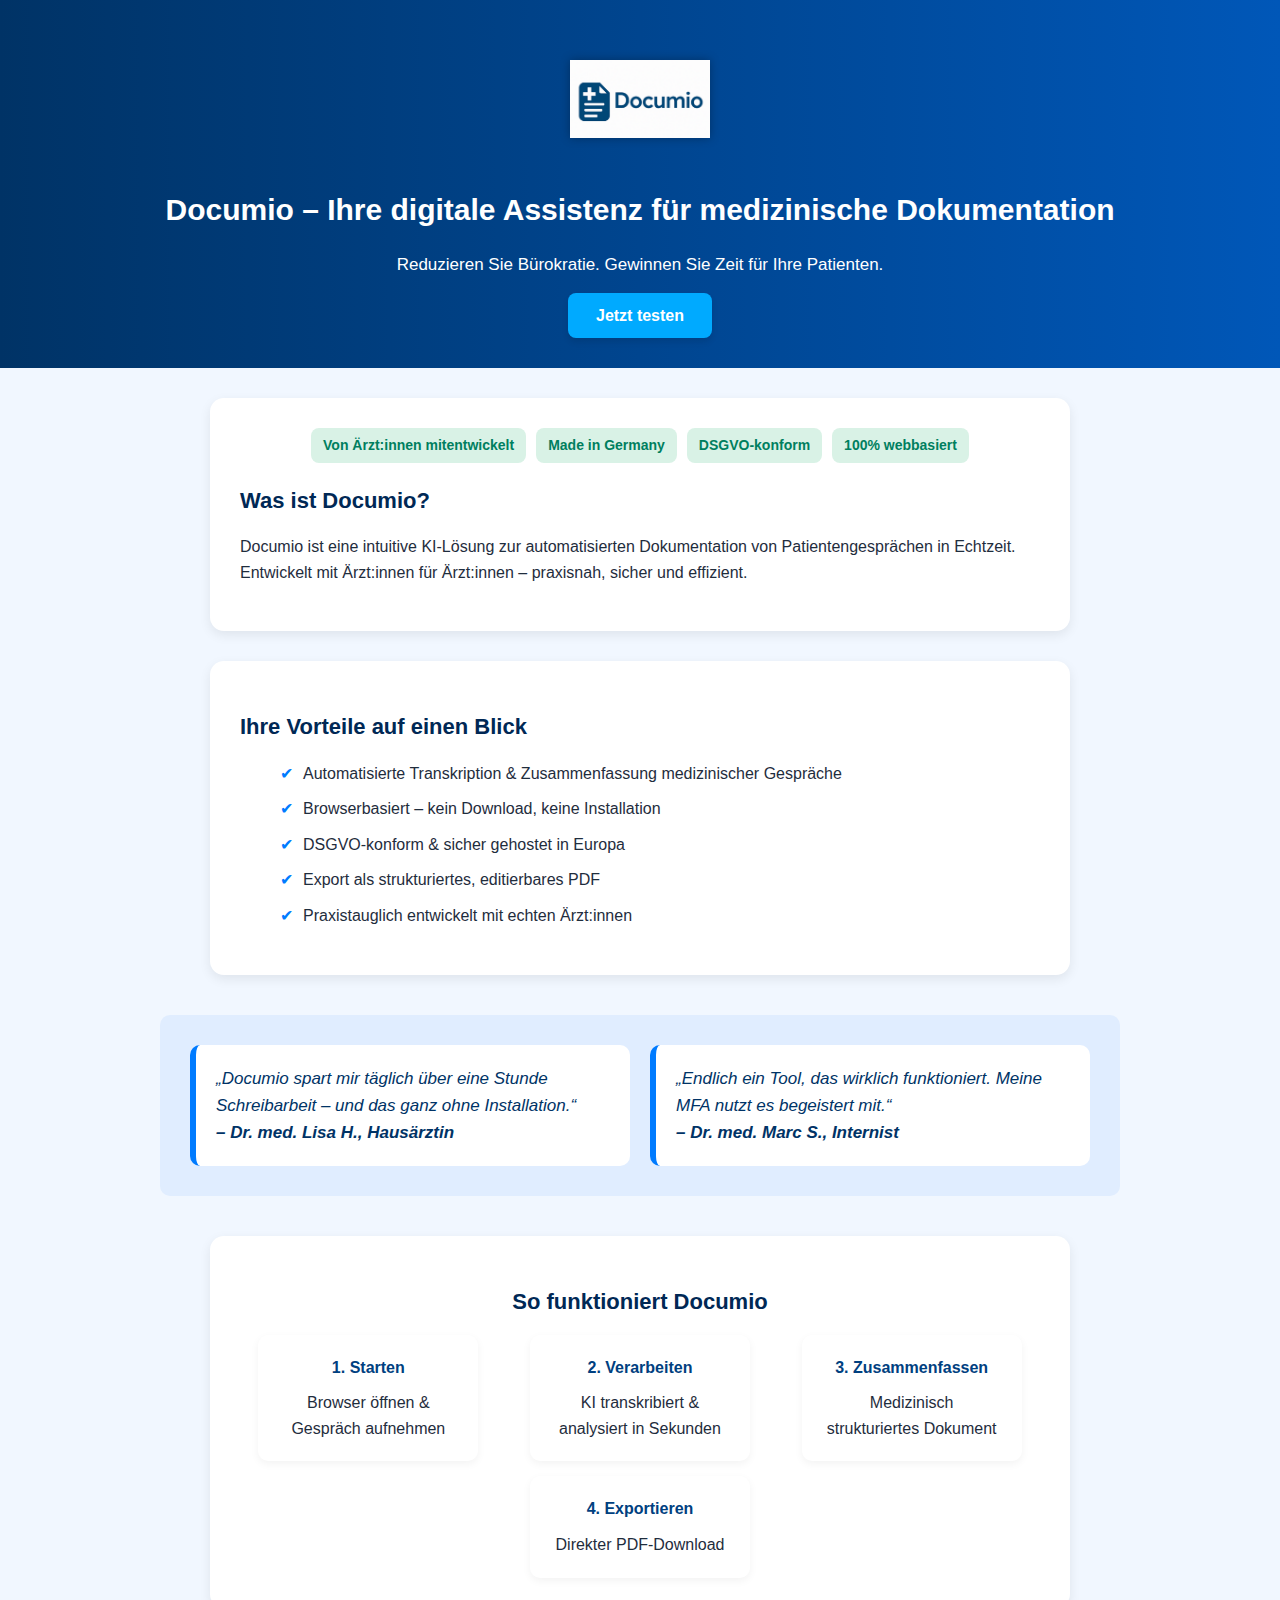
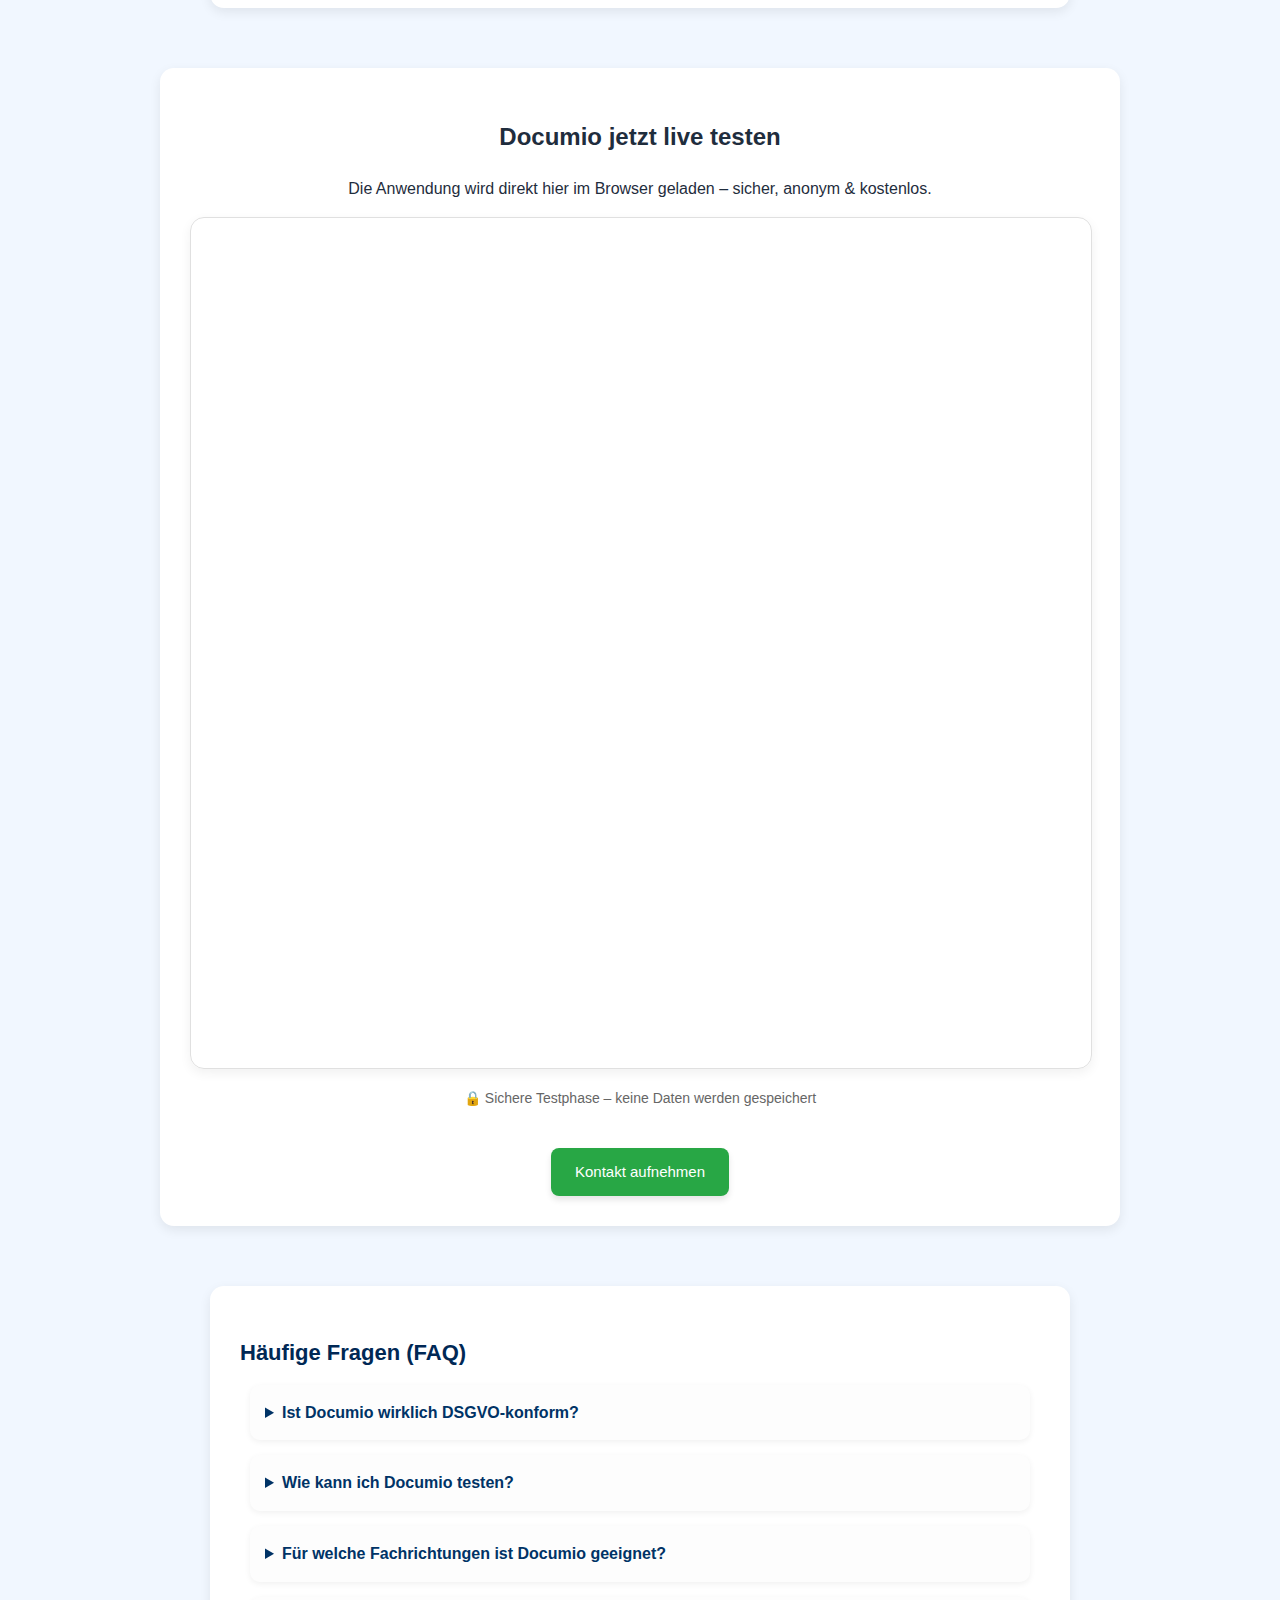
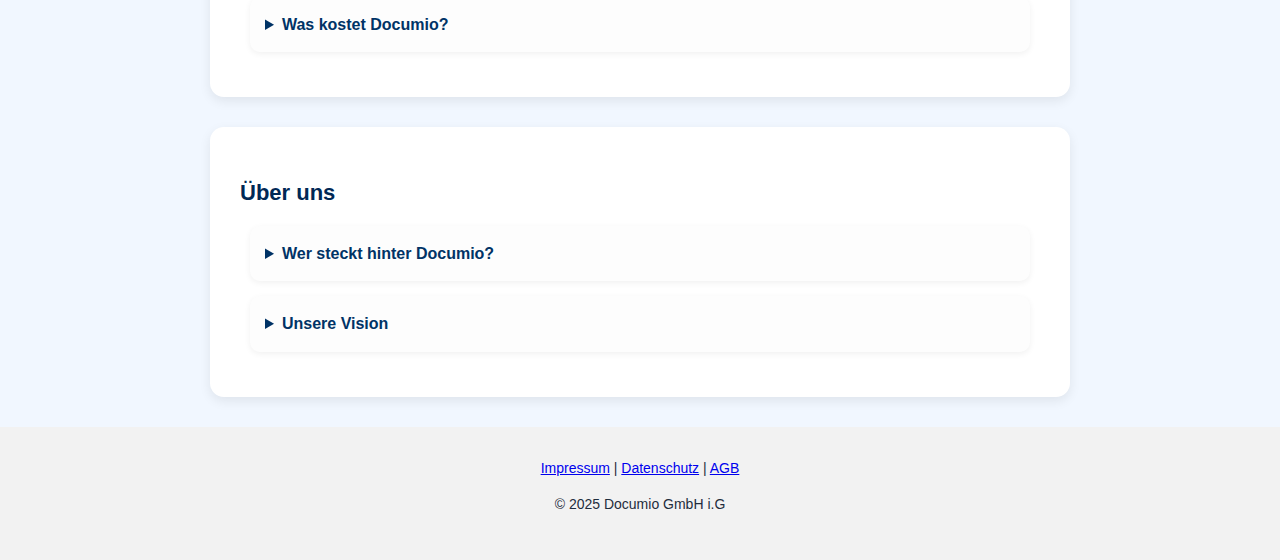
<file: index.html>
<!DOCTYPE html>
<html lang="de">
<head>
  <meta charset="UTF-8" />
  <meta name="viewport" content="width=device-width, initial-scale=1.0" />
  <title>Documio – KI-Dokumentation für Arztpraxen</title>
  <meta name="description" content="Documio ist die KI-gestützte Lösung für Ärzt:innen zur automatisierten Dokumentation von Gesprächen. DSGVO-konform, webbasiert und sofort einsetzbar." />
  <link rel="icon" href="/favicon.ico" type="image/x-icon" />
  <style>
    body {
      font-family: 'Segoe UI', Tahoma, Geneva, Verdana, sans-serif;
      margin: 0;
      padding: 0;
      background-color: #f1f7ff;
      color: #1f2d3d;
      line-height: 1.6;
    }
    header {
      background: linear-gradient(to right, #003366, #0057b8);
      color: white;
      text-align: center;
      padding: 60px 20px 40px;
    }
    .logo {
      width: 140px;
      margin-bottom: 20px;
      filter: drop-shadow(0 0 5px rgba(0,0,0,0.3));
    }
    h1 {
      font-size: 30px;
      margin-bottom: 10px;
    }
    .tagline {
      font-size: 17px;
      margin-bottom: 25px;
    }
    .cta-button {
      background-color: #00aaff;
      color: #fff;
      padding: 14px 28px;
      text-decoration: none;
      border-radius: 8px;
      font-weight: bold;
      font-size: 16px;
      box-shadow: 0 4px 6px rgba(0, 0, 0, 0.1);
      transition: all 0.2s ease-in-out;
    }
    .cta-button:hover {
      background-color: #0088cc;
      transform: scale(1.05);
    }
    .badge-group {
      display: flex;
      justify-content: center;
      flex-wrap: wrap;
      gap: 10px;
      margin-bottom: 20px;
    }
    .badge {
      display: inline-block;
      background-color: #d9f2e6;
      color: #007f5f;
      padding: 6px 12px;
      font-size: 14px;
      border-radius: 8px;
      font-weight: 600;
    }
    .section {
      background: white;
      margin: 30px auto;
      padding: 30px;
      border-radius: 14px;
      max-width: 800px;
      box-shadow: 0 4px 12px rgba(0, 0, 0, 0.08);
    }
    .section h2 {
      font-size: 22px;
      margin-bottom: 15px;
      color: #002855;
    }
    .features li {
      margin: 10px 0;
      list-style: none;
    }
    .features li::before {
      content: '✔';
      margin-right: 10px;
      color: #007bff;
    }
    .testimonials {
      background: #e0edff;
      padding: 30px;
      margin: 40px auto;
      max-width: 900px;
      border-radius: 10px;
      display: grid;
      grid-template-columns: 1fr 1fr;
      gap: 20px;
      font-size: 17px;
      color: #003366;
    }
    .quote {
      background: #ffffff;
      padding: 20px;
      border-radius: 10px;
      border-left: 6px solid #007bff;
      font-style: italic;
    }
    .faq details,
    .about details {
      background: #fdfdfd;
      margin: 15px auto;
      padding: 15px;
      max-width: 750px;
      border-radius: 10px;
      cursor: pointer;
      box-shadow: 0 2px 6px rgba(0, 0, 0, 0.06);
    }
    .faq summary,
    .about summary {
      font-weight: bold;
      font-size: 16px;
      color: #003366;
    }
    .steps {
      display: flex;
      flex-wrap: wrap;
      justify-content: space-around;
      gap: 15px;
    }
    .step {
      background: #ffffff;
      border-radius: 10px;
      padding: 20px;
      width: 180px;
      text-align: center;
      box-shadow: 0 3px 8px rgba(0, 0, 0, 0.05);
    }
    .step b {
      display: block;
      margin-bottom: 10px;
      color: #004080;
    }
    .demo-section {
      background-color: #ffffff;
      max-width: 900px;
      margin: 60px auto;
      padding: 30px;
      border-radius: 14px;
      box-shadow: 0 4px 12px rgba(0, 0, 0, 0.08);
      text-align: center;
    }
    iframe {
      width: 100%;
      height: 850px;
      border: 1px solid #e0e0e0;
      border-radius: 14px;
      box-shadow: 0 4px 12px rgba(0,0,0,0.06);
    }
    .contact-button {
      margin-top: 25px;
      display: inline-block;
      background-color: #28a745;
      color: white;
      padding: 12px 24px;
      font-size: 15px;
      border-radius: 8px;
      text-decoration: none;
      box-shadow: 0 4px 6px rgba(0,0,0,0.1);
    }
    .contact-button:hover {
      background-color: #218838;
    }
    footer {
      text-align: center;
      font-size: 14px;
      padding: 30px 20px;
      background: #f2f2f2;
    }
  </style>
</head>
<body>
  <header>
    <img src="logo-documio.png" alt="Documio Logo" class="logo" />
    <h1>Documio – Ihre digitale Assistenz für medizinische Dokumentation</h1>
    <p class="tagline">Reduzieren Sie Bürokratie. Gewinnen Sie Zeit für Ihre Patienten.</p>
    <a href="#testen" class="cta-button">Jetzt testen</a>
  </header>

  <div class="section">
    <div class="badge-group">
      <span class="badge">Von Ärzt:innen mitentwickelt</span>
      <span class="badge">Made in Germany</span>
      <span class="badge">DSGVO-konform</span>
      <span class="badge">100% webbasiert</span>
    </div>
    <h2>Was ist Documio?</h2>
    <p>Documio ist eine intuitive KI-Lösung zur automatisierten Dokumentation von Patientengesprächen in Echtzeit. Entwickelt mit Ärzt:innen für Ärzt:innen – praxisnah, sicher und effizient.</p>
  </div>

  <div class="section">
    <h2>Ihre Vorteile auf einen Blick</h2>
    <ul class="features">
      <li>Automatisierte Transkription & Zusammenfassung medizinischer Gespräche</li>
      <li>Browserbasiert – kein Download, keine Installation</li>
      <li>DSGVO-konform & sicher gehostet in Europa</li>
      <li>Export als strukturiertes, editierbares PDF</li>
      <li>Praxistauglich entwickelt mit echten Ärzt:innen</li>
    </ul>
  </div>

  <div class="testimonials">
    <div class="quote">
      „Documio spart mir täglich über eine Stunde Schreibarbeit – und das ganz ohne Installation.“<br />
      <strong>&ndash; Dr. med. Lisa H., Hausärztin</strong>
    </div>
    <div class="quote">
      „Endlich ein Tool, das wirklich funktioniert. Meine MFA nutzt es begeistert mit.“<br />
      <strong>&ndash; Dr. med. Marc S., Internist</strong>
    </div>
  </div>

  <div class="section">
    <h2 style="text-align: center">So funktioniert Documio</h2>
    <div class="steps">
      <div class="step"><b>1. Starten</b>Browser öffnen & Gespräch aufnehmen</div>
      <div class="step"><b>2. Verarbeiten</b>KI transkribiert & analysiert in Sekunden</div>
      <div class="step"><b>3. Zusammenfassen</b>Medizinisch strukturiertes Dokument</div>
      <div class="step"><b>4. Exportieren</b>Direkter PDF-Download</div>
    </div>
  </div>

  <div class="demo-section" id="testen">
    <h2>Documio jetzt live testen</h2>
    <p>Die Anwendung wird direkt hier im Browser geladen – sicher, anonym & kostenlos.</p>
    <iframe src="https://app.documio.de" loading="lazy"></iframe>
    <p style="font-size: 14px; color: #666; margin-top: 10px;">🔒 Sichere Testphase – keine Daten werden gespeichert</p>
    <a class="contact-button" href="mailto:kontakt@documio.de">Kontakt aufnehmen</a>
  </div>

  <div class="faq">
    <div class="section">
      <h2>Häufige Fragen (FAQ)</h2>
      <details><summary>Ist Documio wirklich DSGVO-konform?</summary>
        <p>Ja. Unsere Server stehen in Deutschland. Ihre Daten verlassen niemals die EU und werden nach höchsten Standards verschlüsselt verarbeitet.</p>
      </details>
      <details><summary>Wie kann ich Documio testen?</summary>
        <p>Einfach oben auf „Jetzt testen“ klicken – direkt im Browser & ohne Registrierung.</p>
      </details>
      <details><summary>Für welche Fachrichtungen ist Documio geeignet?</summary>
        <p>Für alle ambulanten Fachbereiche – von Allgemeinmedizin bis Gynäkologie.</p>
      </details>
      <details><summary>Was kostet Documio?</summary>
        <p>Die ersten 7 Tage sind kostenlos. Danach bieten wir Monatspakete ab 49 €/Monat.</p>
      </details>
    </div>
  </div>

  <div class="about">
    <div class="section">
      <h2>Über uns</h2>
      <details><summary>Wer steckt hinter Documio?</summary>
        <p>Wir sind ein HealthTech-Startup aus München und entwickeln Documio direkt aus der Praxis heraus. Unser Gründerteam besteht aus Ärzt:innen, Softwareentwicklern und Datenschutzexpert:innen.</p>
      </details>
      <details><summary>Unsere Vision</summary>
        <p>Wir möchten Ärzten wieder Zeit für das Wesentliche verschaffen: den Menschen. Documio wurde aus echter Praxisnotwendigkeit geboren und ist konsequent auf Alltagstauglichkeit getrimmt.</p>
      </details>
    </div>
  </div>

  <footer>
    <a href="impressum.html">Impressum</a> |
    <a href="datenschutz.html">Datenschutz</a> |
    <a href="agb.html">AGB</a>
    <p>&copy; 2025 Documio GmbH i.G</p>
  </footer>
</body>
</html>
</file>
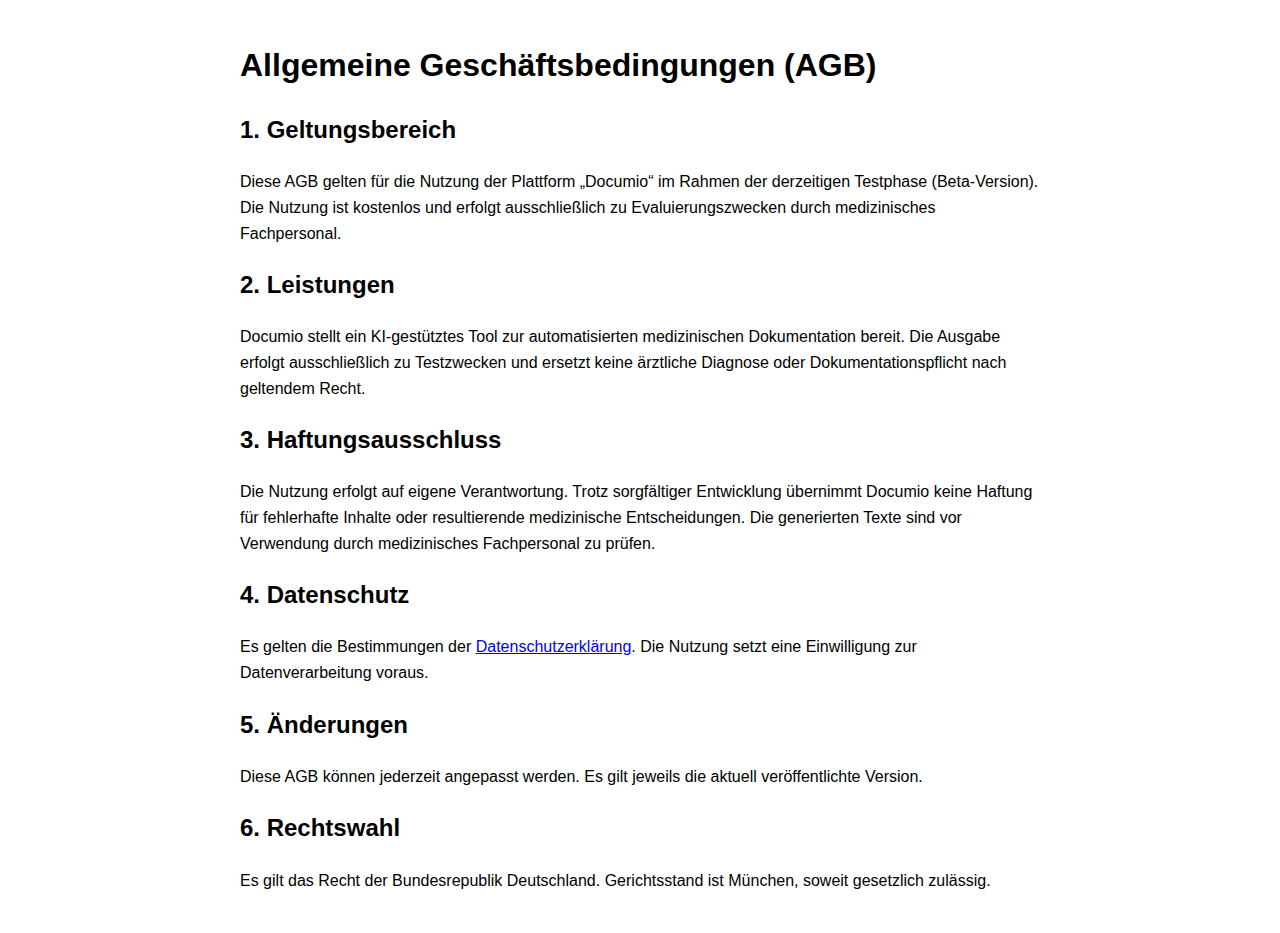
<file: agb.html>
<!DOCTYPE html>
<html lang="de">
<head>
  <meta charset="UTF-8" />
  <meta name="viewport" content="width=device-width, initial-scale=1.0" />
  <title>AGB – Documio</title>
  <style>
    body {
      font-family: Arial, sans-serif;
      max-width: 800px;
      margin: 40px auto;
      line-height: 1.6;
      padding: 0 20px;
    }
    h1 {
      margin-bottom: 20px;
    }
  </style>
</head>
<body>
  <h1>Allgemeine Geschäftsbedingungen (AGB)</h1>

  <h2>1. Geltungsbereich</h2>
  <p>Diese AGB gelten für die Nutzung der Plattform „Documio“ im Rahmen der derzeitigen Testphase (Beta-Version). Die Nutzung ist kostenlos und erfolgt ausschließlich zu Evaluierungszwecken durch medizinisches Fachpersonal.</p>

  <h2>2. Leistungen</h2>
  <p>Documio stellt ein KI-gestütztes Tool zur automatisierten medizinischen Dokumentation bereit. Die Ausgabe erfolgt ausschließlich zu Testzwecken und ersetzt keine ärztliche Diagnose oder Dokumentationspflicht nach geltendem Recht.</p>

  <h2>3. Haftungsausschluss</h2>
  <p>Die Nutzung erfolgt auf eigene Verantwortung. Trotz sorgfältiger Entwicklung übernimmt Documio keine Haftung für fehlerhafte Inhalte oder resultierende medizinische Entscheidungen. Die generierten Texte sind vor Verwendung durch medizinisches Fachpersonal zu prüfen.</p>

  <h2>4. Datenschutz</h2>
  <p>Es gelten die Bestimmungen der <a href="datenschutz.html">Datenschutzerklärung</a>. Die Nutzung setzt eine Einwilligung zur Datenverarbeitung voraus.</p>

  <h2>5. Änderungen</h2>
  <p>Diese AGB können jederzeit angepasst werden. Es gilt jeweils die aktuell veröffentlichte Version.</p>

  <h2>6. Rechtswahl</h2>
  <p>Es gilt das Recht der Bundesrepublik Deutschland. Gerichtsstand ist München, soweit gesetzlich zulässig.</p>
</body>
</html>
</file>
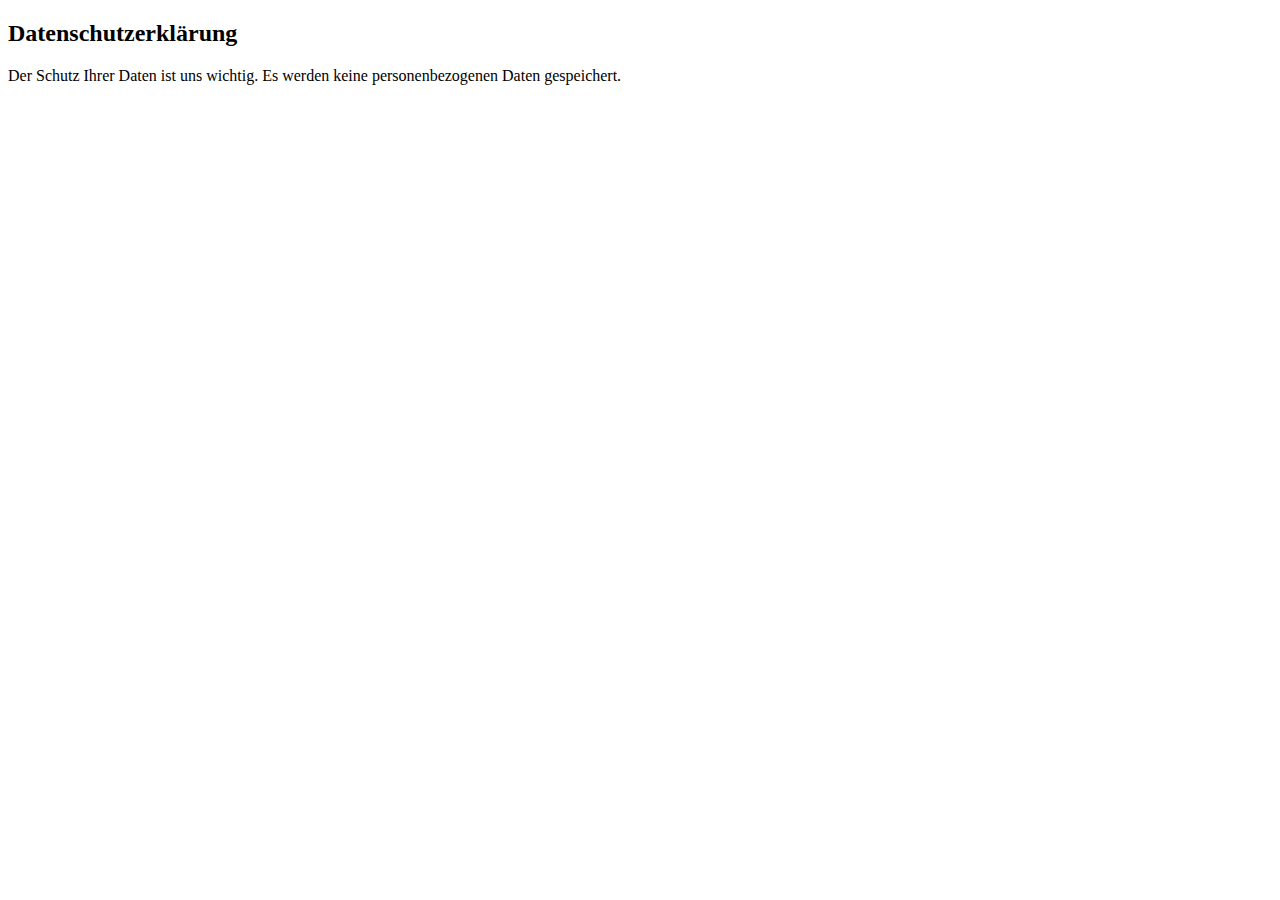
<file: datenschutz.html>
<!DOCTYPE html>
<html lang="de">
<head><meta charset="UTF-8"><title>Datenschutz</title></head>
<body>
<h2>Datenschutzerklärung</h2>
<p>Der Schutz Ihrer Daten ist uns wichtig. Es werden keine personenbezogenen Daten gespeichert.</p>
</body>
</html>
</file>
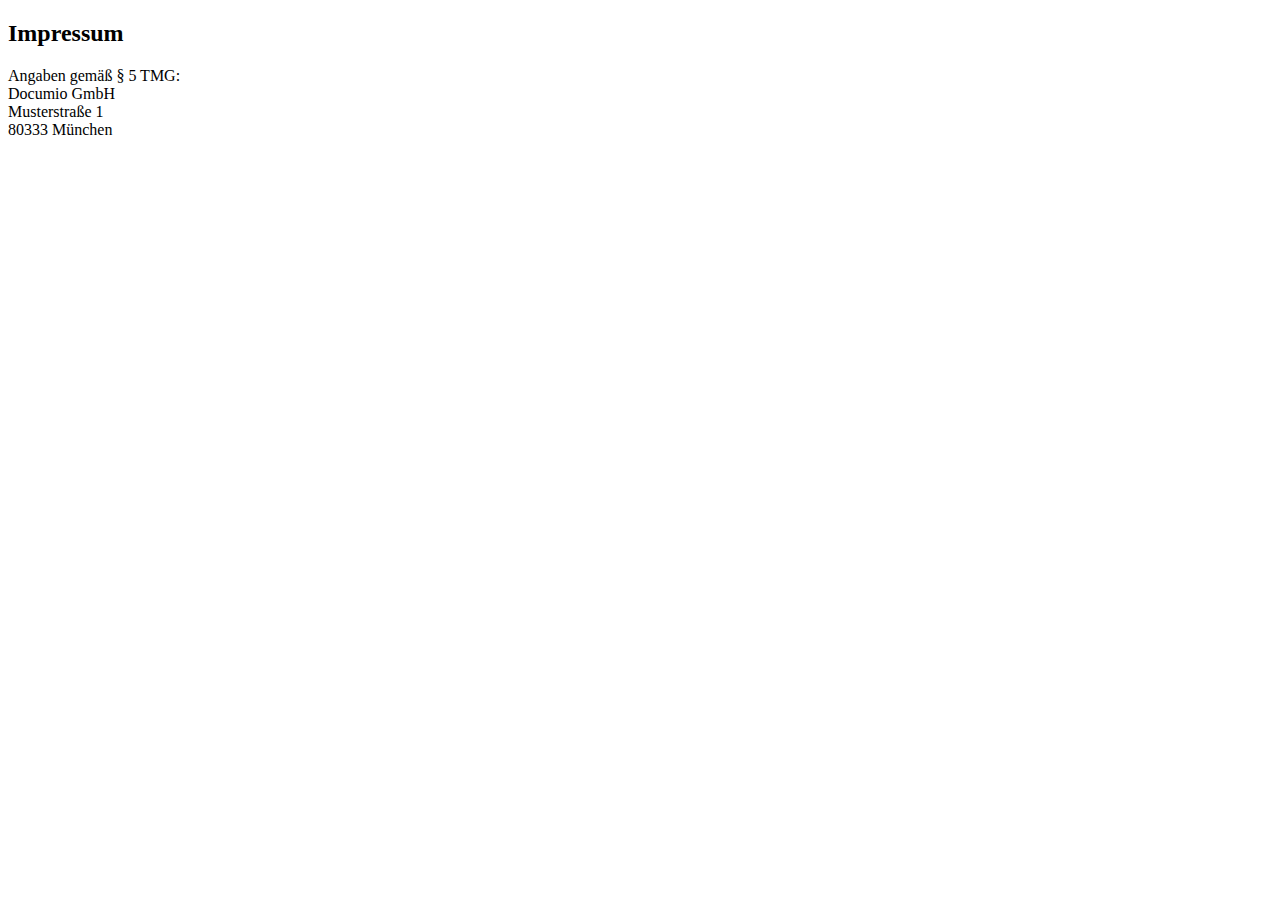
<file: impressum.html>
<!DOCTYPE html>
<html lang="de">
<head><meta charset="UTF-8"><title>Impressum</title></head>
<body>
<h2>Impressum</h2>
<p>Angaben gemäß § 5 TMG:<br>Documio GmbH<br>Musterstraße 1<br>80333 München</p>
</body>
</html>
</file>
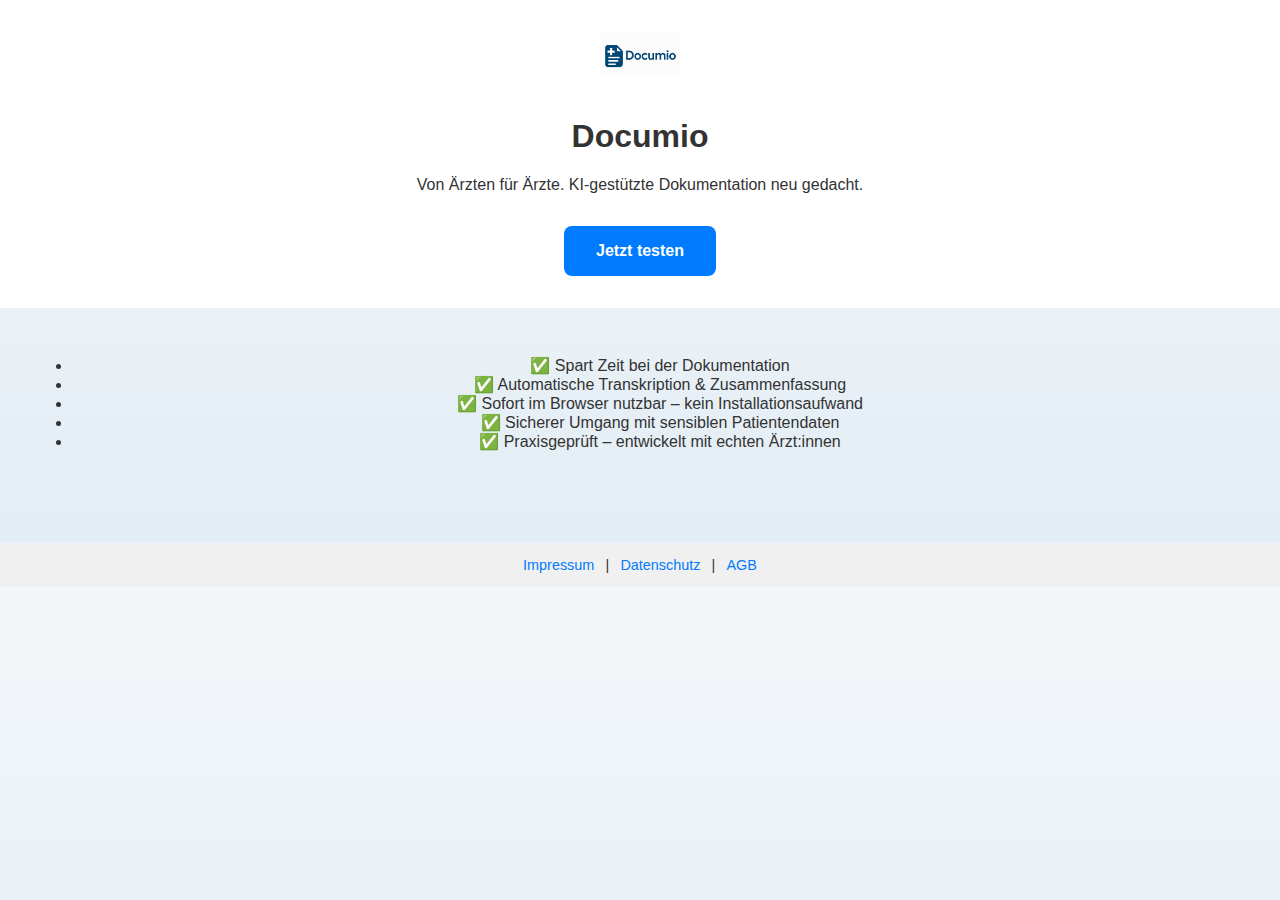
<file: index 2.html>
<!DOCTYPE html>
<html lang="de">
<head>
    <meta charset="UTF-8" />
    <meta name="viewport" content="width=device-width, initial-scale=1.0" />
    <title>Documio – KI-Dokumentation für Arztpraxen</title>
    <link rel="stylesheet" href="style.css" />
</head>
<body>
    <header>
        <img src="logo.png" alt="Documio Logo" class="logo" />
        <h1>Documio</h1>
        <p>Von Ärzten für Ärzte. KI-gestützte Dokumentation neu gedacht.</p>
        <a href="https://huggingface.co/spaces/Documio/Documio" class="cta-button">Jetzt testen</a>
    </header>
    <section class="features">
        <ul>
            <li>✅ Spart Zeit bei der Dokumentation</li>
            <li>✅ Automatische Transkription & Zusammenfassung</li>
            <li>✅ Sofort im Browser nutzbar – kein Installationsaufwand</li>
            <li>✅ Sicherer Umgang mit sensiblen Patientendaten</li>
            <li>✅ Praxisgeprüft – entwickelt mit echten Ärzt:innen</li>
        </ul>
    </section>
    <footer>
        <a href="impressum.html">Impressum</a> |
        <a href="datenschutz.html">Datenschutz</a> |
        <a href="agb.html">AGB</a>
    </footer>
</body>
</html>
</file>
<file: style.css>
body {
    margin: 0;
    font-family: Arial, sans-serif;
    background: linear-gradient(to bottom, #f4f7fa, #e1ecf4);
    color: #333;
    text-align: center;
}
header {
    padding: 2em;
    background-color: #ffffff;
}
.logo {
    width: 80px;
    margin-bottom: 1em;
}
.cta-button {
    display: inline-block;
    padding: 1em 2em;
    background-color: #007bff;
    color: #fff;
    text-decoration: none;
    border-radius: 8px;
    margin-top: 1em;
    font-weight: bold;
}
.features {
    padding: 2em;
}
footer {
    margin-top: 3em;
    padding: 1em;
    background-color: #f0f0f0;
    font-size: 0.9em;
}
footer a {
    color: #007bff;
    text-decoration: none;
    margin: 0 0.5em;
}
</file>
